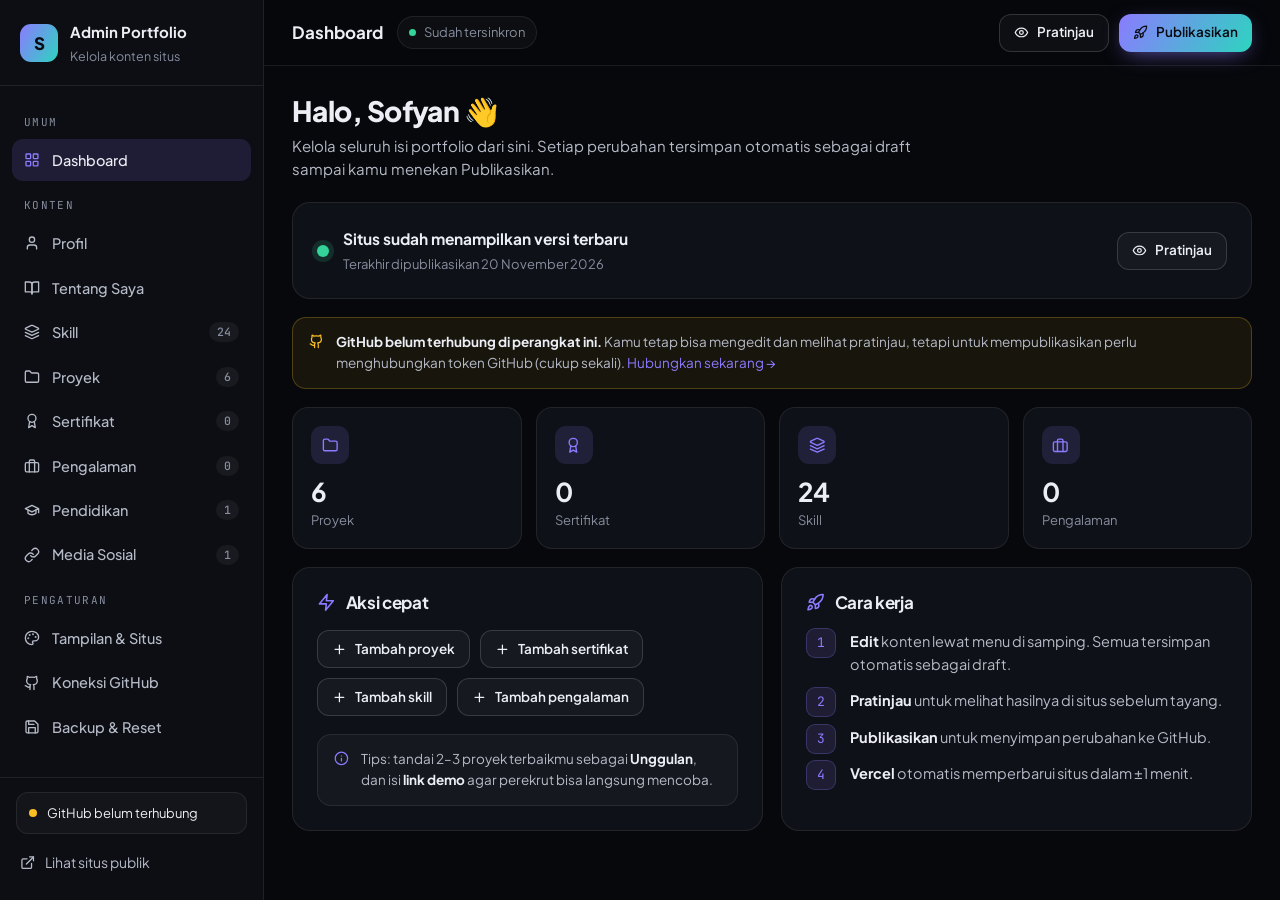
<file: admin/index.html>
<!doctype html>
<html lang="id">
<head>
  <meta charset="utf-8">
  <meta name="viewport" content="width=device-width, initial-scale=1, viewport-fit=cover">
  <meta name="robots" content="noindex, nofollow">
  <meta name="theme-color" content="#07080c">
  <meta name="color-scheme" content="dark">
  <title>Admin Portfolio</title>
  <link rel="icon" href="/favicon.svg" type="image/svg+xml">
  <link rel="preconnect" href="https://fonts.googleapis.com">
  <link rel="preconnect" href="https://fonts.gstatic.com" crossorigin>
  <link href="https://fonts.googleapis.com/css2?family=Plus+Jakarta+Sans:wght@400;500;600;700;800&family=JetBrains+Mono:wght@400;500&display=swap" rel="stylesheet">
  <link rel="stylesheet" href="/admin/admin.css">
</head>
<body>
  <div class="app">
    <aside class="sidebar" id="sidebar" aria-label="Menu admin">
      <div class="sb-brand">
        <span class="brand-mark">S</span>
        <div><strong>Admin Portfolio</strong><small>Kelola konten situs</small></div>
      </div>
      <nav class="sb-nav" id="sbNav"></nav>
      <div class="sb-foot">
        <div class="gh-pill" id="ghPill"></div>
        <a class="sb-link" href="/" target="_blank" rel="noopener">
          <svg class="ic" viewBox="0 0 24 24" fill="none" stroke="currentColor" stroke-width="2" stroke-linecap="round" stroke-linejoin="round"><path d="M15 3h6v6"/><path d="M10 14 21 3"/><path d="M18 13v6a2 2 0 0 1-2 2H5a2 2 0 0 1-2-2V8a2 2 0 0 1 2-2h6"/></svg>
          Lihat situs publik
        </a>
      </div>
    </aside>
    <div class="sb-overlay" id="sbOverlay"></div>

    <div class="main">
      <header class="topbar">
        <button class="icon-btn sb-toggle" id="sbToggle" type="button" aria-label="Buka menu">
          <svg class="ic" viewBox="0 0 24 24" fill="none" stroke="currentColor" stroke-width="2" stroke-linecap="round" stroke-linejoin="round"><line x1="4" x2="20" y1="12" y2="12"/><line x1="4" x2="20" y1="6" y2="6"/><line x1="4" x2="20" y1="18" y2="18"/></svg>
        </button>
        <div class="tb-title" id="tbTitle">Dashboard</div>
        <div class="tb-status" id="tbStatus"></div>
        <div class="tb-actions">
          <button class="btn btn-ghost btn-sm" id="btnPreview" type="button" title="Lihat draft di situs">
            <svg class="ic" viewBox="0 0 24 24" fill="none" stroke="currentColor" stroke-width="2" stroke-linecap="round" stroke-linejoin="round"><path d="M2 12s3-7 10-7 10 7 10 7-3 7-10 7-10-7-10-7Z"/><circle cx="12" cy="12" r="3"/></svg>
            <span>Pratinjau</span>
          </button>
          <button class="btn btn-primary btn-sm" id="btnPublish" type="button">
            <svg class="ic" viewBox="0 0 24 24" fill="none" stroke="currentColor" stroke-width="2" stroke-linecap="round" stroke-linejoin="round"><path d="M4.5 16.5c-1.5 1.26-2 5-2 5s3.74-.5 5-2c.71-.84.7-2.13-.09-2.91a2.18 2.18 0 0 0-2.91-.09z"/><path d="m12 15-3-3a22 22 0 0 1 2-3.95A12.88 12.88 0 0 1 22 2c0 2.72-.78 7.5-6 11a22.35 22.35 0 0 1-4 2z"/><path d="M9 12H4s.55-3.03 2-4c1.62-1.08 5 0 5 0"/><path d="M12 15v5s3.03-.55 4-2c1.08-1.62 0-5 0-5"/></svg>
            <span>Publikasikan</span>
          </button>
        </div>
      </header>
      <div class="banner" id="banner" hidden></div>
      <main class="content" id="content">
        <div class="loading"><span class="spinner"></span> Memuat data portfolio…</div>
      </main>
    </div>
  </div>

  <!-- Drawer edit item -->
  <div class="drawer" id="drawer" aria-hidden="true">
    <div class="drawer-backdrop" data-close></div>
    <aside class="drawer-panel" role="dialog" aria-modal="true" aria-labelledby="drawerTitle">
      <header class="drawer-head">
        <div><small id="drawerKicker">Edit</small><h3 id="drawerTitle">Item</h3></div>
        <button class="icon-btn" type="button" data-close aria-label="Tutup">
          <svg class="ic" viewBox="0 0 24 24" fill="none" stroke="currentColor" stroke-width="2" stroke-linecap="round" stroke-linejoin="round"><path d="M18 6 6 18"/><path d="m6 6 12 12"/></svg>
        </button>
      </header>
      <div class="drawer-body" id="drawerBody"></div>
      <footer class="drawer-foot">
        <button class="btn btn-danger-ghost btn-sm" id="drawerDelete" type="button">Hapus</button>
        <span class="drawer-hint">Perubahan tersimpan otomatis sebagai draft</span>
        <button class="btn btn-primary btn-sm" type="button" data-close>Selesai</button>
      </footer>
    </aside>
  </div>

  <!-- Dialog -->
  <div class="dialog" id="dialog" aria-hidden="true">
    <div class="dialog-backdrop"></div>
    <div class="dialog-panel" role="alertdialog" aria-modal="true" aria-labelledby="dialogTitle">
      <div class="dialog-ic" id="dialogIc"></div>
      <h3 id="dialogTitle"></h3>
      <div class="dialog-msg" id="dialogMsg"></div>
      <div class="dialog-actions" id="dialogActions"></div>
    </div>
  </div>

  <div class="toasts" id="toasts" aria-live="polite"></div>

  <script src="/assets/js/shared.js"></script>
  <script src="/admin/admin.js"></script>
</body>
</html>
</file>
<file: admin/admin.css>
/* =========================================================
   Admin Portfolio — gaya panel
   ========================================================= */
:root {
  --bg: #07080c;
  --bg-elev: #0c0e14;
  --panel: #0f1118;
  --panel-2: #141720;
  --border: rgba(255, 255, 255, 0.08);
  --border-strong: rgba(255, 255, 255, 0.15);
  --text: #eceef5;
  --text-2: #b6bbc8;
  --muted: #868d9d;
  --accent: #8b7bff;
  --accent-2: #2dd4bf;
  --success: #34d399;
  --warn: #fbbf24;
  --danger: #f87171;
  --grad: linear-gradient(120deg, var(--accent), var(--accent-2));
  --radius: 18px;
  --ease: cubic-bezier(.2, .8, .2, 1);
  --font: 'Plus Jakarta Sans', ui-sans-serif, system-ui, -apple-system, 'Segoe UI', Roboto, sans-serif;
  --mono: 'JetBrains Mono', ui-monospace, Menlo, Consolas, monospace;
  --sb-w: 264px;
}
*, *::before, *::after { box-sizing: border-box; }
[hidden] { display: none !important; }
html { -webkit-text-size-adjust: 100%; }
body { margin: 0; background: var(--bg); color: var(--text); font-family: var(--font); font-size: 15px; line-height: 1.55; -webkit-font-smoothing: antialiased; }
a { color: inherit; text-decoration: none; }
button { font: inherit; color: inherit; background: none; border: 0; padding: 0; cursor: pointer; }
input, textarea, select { font: inherit; color: inherit; }
h1, h2, h3, h4 { margin: 0; line-height: 1.2; letter-spacing: -0.02em; }
p { margin: 0; }
img { max-width: 100%; display: block; }
:focus-visible { outline: 2px solid var(--accent); outline-offset: 2px; border-radius: 8px; }
::selection { background: color-mix(in srgb, var(--accent) 45%, transparent); }
::-webkit-scrollbar { width: 10px; height: 10px; }
::-webkit-scrollbar-thumb { background: #1f222c; border-radius: 10px; border: 2px solid var(--bg); }
.ic { width: 1.1em; height: 1.1em; flex: none; }
.muted { color: var(--muted); }
.grad { background: var(--grad); -webkit-background-clip: text; background-clip: text; color: transparent; }

/* ---------- Buttons ---------- */
.btn { --h: 44px; display: inline-flex; align-items: center; justify-content: center; gap: 8px; height: var(--h); padding: 0 18px; border-radius: 12px; font-weight: 600; font-size: 14px; white-space: nowrap; transition: all .2s var(--ease); }
.btn:active { transform: scale(.97); }
.btn:disabled { opacity: .55; cursor: not-allowed; }
.btn-sm { --h: 38px; padding: 0 14px; font-size: 13.5px; }
.btn-xs { --h: 32px; padding: 0 11px; font-size: 13px; border-radius: 10px; }
.btn-primary { background: var(--grad); color: #0a0a12; box-shadow: 0 6px 22px -8px color-mix(in srgb, var(--accent) 80%, transparent); }
.btn-primary:hover:not(:disabled) { filter: brightness(1.08); transform: translateY(-1px); }
.btn-ghost { background: rgba(255,255,255,.035); border: 1px solid var(--border-strong); }
.btn-ghost:hover:not(:disabled) { background: rgba(255,255,255,.07); border-color: color-mix(in srgb, var(--accent) 50%, transparent); }
.btn-danger { background: var(--danger); color: #1a0606; }
.btn-danger-ghost { color: var(--danger); border: 1px solid color-mix(in srgb, var(--danger) 35%, transparent); background: color-mix(in srgb, var(--danger) 8%, transparent); }
.btn-danger-ghost:hover { background: color-mix(in srgb, var(--danger) 15%, transparent); }
.icon-btn { width: 38px; height: 38px; border-radius: 11px; display: inline-grid; place-items: center; color: var(--text-2); background: rgba(255,255,255,.03); border: 1px solid var(--border); transition: all .2s; flex: none; }
.icon-btn:hover:not(:disabled) { color: var(--text); border-color: var(--border-strong); background: rgba(255,255,255,.07); }
.icon-btn:disabled { opacity: .35; cursor: not-allowed; }
.icon-btn.sm { width: 32px; height: 32px; border-radius: 9px; }
.icon-btn.danger:hover { color: var(--danger); border-color: color-mix(in srgb, var(--danger) 45%, transparent); }

/* ---------- Layout ---------- */
.app { display: flex; min-height: 100vh; }
.sidebar { position: fixed; inset: 0 auto 0 0; width: var(--sb-w); background: var(--bg-elev); border-right: 1px solid var(--border); display: flex; flex-direction: column; z-index: 60; transition: transform .35s var(--ease); }
.sb-brand { display: flex; align-items: center; gap: 12px; padding: 20px 20px 18px; border-bottom: 1px solid var(--border); }
.brand-mark { width: 38px; height: 38px; border-radius: 11px; display: grid; place-items: center; background: var(--grad); color: #0a0a12; font-weight: 800; font-size: 17px; flex: none; }
.sb-brand strong { display: block; font-size: 15px; }
.sb-brand small { color: var(--muted); font-size: 12.5px; }
.sb-nav { flex: 1; overflow-y: auto; padding: 14px 12px; display: flex; flex-direction: column; gap: 2px; }
.sb-group { font-size: 11px; text-transform: uppercase; letter-spacing: .12em; color: var(--muted); font-family: var(--mono); padding: 14px 12px 6px; }
.sb-item { display: flex; align-items: center; gap: 12px; padding: 10px 12px; border-radius: 11px; color: var(--text-2); font-weight: 500; font-size: 14.5px; transition: background .2s, color .2s; width: 100%; text-align: left; }
.sb-item:hover { background: rgba(255,255,255,.04); color: var(--text); }
.sb-item.active { background: color-mix(in srgb, var(--accent) 14%, transparent); color: var(--text); }
.sb-item.active .ic { color: var(--accent); }
.sb-item .count { margin-left: auto; font-family: var(--mono); font-size: 11.5px; color: var(--muted); background: rgba(255,255,255,.05); padding: 1px 8px; border-radius: 999px; }
.sb-foot { padding: 14px 16px 18px; border-top: 1px solid var(--border); display: flex; flex-direction: column; gap: 10px; }
.sb-link { display: flex; align-items: center; gap: 10px; color: var(--text-2); font-size: 14px; padding: 8px 4px; }
.sb-link:hover { color: var(--text); }
.gh-pill { display: flex; align-items: center; gap: 10px; padding: 10px 12px; border-radius: 12px; background: rgba(255,255,255,.03); border: 1px solid var(--border); font-size: 13px; cursor: pointer; }
.gh-pill .dot { width: 8px; height: 8px; border-radius: 50%; background: var(--warn); flex: none; }
.gh-pill.ok .dot { background: var(--success); box-shadow: 0 0 0 4px color-mix(in srgb, var(--success) 18%, transparent); }
.gh-pill span { overflow: hidden; text-overflow: ellipsis; white-space: nowrap; }
.sb-overlay { display: none; }

.main { flex: 1; min-width: 0; margin-left: var(--sb-w); display: flex; flex-direction: column; }
.topbar { position: sticky; top: 0; z-index: 40; height: 66px; display: flex; align-items: center; gap: 14px; padding: 0 28px; background: rgba(7,8,12,.8); backdrop-filter: blur(14px); -webkit-backdrop-filter: blur(14px); border-bottom: 1px solid var(--border); }
.sb-toggle { display: none; }
.tb-title { font-weight: 700; font-size: 17px; }
.tb-status { display: inline-flex; align-items: center; gap: 8px; font-size: 13px; color: var(--muted); padding: 5px 11px; border-radius: 999px; background: rgba(255,255,255,.03); border: 1px solid var(--border); }
.tb-status .dot { width: 7px; height: 7px; border-radius: 50%; background: var(--success); }
.tb-status.dirty { color: #fde68a; border-color: color-mix(in srgb, var(--warn) 30%, transparent); background: color-mix(in srgb, var(--warn) 8%, transparent); }
.tb-status.dirty .dot { background: var(--warn); }
.tb-actions { margin-left: auto; display: flex; gap: 10px; }
.banner { margin: 18px 28px 0; padding: 12px 16px; border-radius: 14px; display: flex; align-items: center; gap: 12px; flex-wrap: wrap; font-size: 14px; background: color-mix(in srgb, var(--accent) 10%, transparent); border: 1px solid color-mix(in srgb, var(--accent) 30%, transparent); }
.banner .ic { color: var(--accent); }
.banner .grow { flex: 1; min-width: 200px; }
.content { padding: 28px; width: 100%; max-width: 1040px; }
.loading { display: flex; align-items: center; gap: 12px; color: var(--muted); padding: 40px 0; }
.spinner { width: 18px; height: 18px; border-radius: 50%; border: 2px solid var(--border-strong); border-top-color: var(--accent); animation: spin .8s linear infinite; display: inline-block; flex: none; }
@keyframes spin { to { transform: rotate(360deg); } }

/* ---------- Page ---------- */
.page-head { display: flex; align-items: flex-end; justify-content: space-between; gap: 16px; flex-wrap: wrap; margin-bottom: 22px; }
.page-head h1 { font-size: 26px; font-weight: 800; }
.page-head p { color: var(--text-2); margin-top: 6px; max-width: 620px; }
.panel { background: var(--panel); border: 1px solid var(--border); border-radius: var(--radius); padding: 24px; margin-bottom: 18px; }
.panel-head { display: flex; align-items: center; justify-content: space-between; gap: 12px; flex-wrap: wrap; margin-bottom: 18px; }
.panel-head h2 { font-size: 17px; display: flex; align-items: center; gap: 10px; }
.panel-head h2 .ic { color: var(--accent); }
.panel-head p { color: var(--muted); font-size: 13.5px; margin-top: 4px; }
.grid-2 { display: grid; grid-template-columns: 1fr 1fr; gap: 18px; }
.grid-4 { display: grid; grid-template-columns: repeat(4, 1fr); gap: 14px; }

/* Dashboard */
.hello h1 { font-size: 28px; font-weight: 800; }
.hello p { color: var(--text-2); margin-top: 6px; }
.stat-card { padding: 18px; border-radius: 16px; background: var(--panel); border: 1px solid var(--border); text-align: left; transition: all .2s var(--ease); width: 100%; }
.stat-card:hover { border-color: color-mix(in srgb, var(--accent) 45%, transparent); transform: translateY(-2px); }
.stat-card .ic-wrap { width: 38px; height: 38px; border-radius: 11px; display: grid; place-items: center; background: color-mix(in srgb, var(--accent) 14%, transparent); color: var(--accent); margin-bottom: 14px; }
.stat-card b { display: block; font-size: 26px; letter-spacing: -0.02em; line-height: 1.1; }
.stat-card small { color: var(--muted); font-size: 13px; }
.quick { display: flex; flex-wrap: wrap; gap: 10px; }
.steps { counter-reset: step; display: grid; gap: 14px; }
.steps li { list-style: none; position: relative; padding-left: 44px; color: var(--text-2); font-size: 14.5px; }
.steps li::before { counter-increment: step; content: counter(step); position: absolute; left: 0; top: -2px; width: 30px; height: 30px; border-radius: 9px; display: grid; place-items: center; font-family: var(--mono); font-size: 13px; color: var(--accent); background: color-mix(in srgb, var(--accent) 12%, transparent); border: 1px solid color-mix(in srgb, var(--accent) 25%, transparent); }
.steps li b { color: var(--text); }
.steps { padding: 0; margin: 0; }
.status-row { display: flex; align-items: center; gap: 14px; flex-wrap: wrap; }
.status-row .big-dot { width: 12px; height: 12px; border-radius: 50%; background: var(--success); box-shadow: 0 0 0 5px color-mix(in srgb, var(--success) 15%, transparent); flex: none; }
.status-row.dirty .big-dot { background: var(--warn); box-shadow: 0 0 0 5px color-mix(in srgb, var(--warn) 15%, transparent); }
.status-row .grow { flex: 1; min-width: 200px; }
.status-row strong { display: block; font-size: 15.5px; }
.status-row small { color: var(--muted); font-size: 13px; }

/* ---------- Forms ---------- */
.form { display: grid; grid-template-columns: 1fr 1fr; gap: 16px 18px; }
.f-group { grid-column: 1 / -1; font-size: 12px; text-transform: uppercase; letter-spacing: .12em; color: var(--muted); font-family: var(--mono); padding-top: 10px; border-top: 1px solid var(--border); margin-top: 6px; }
.f-group:first-child { border-top: 0; padding-top: 0; margin-top: 0; }
.f { display: flex; flex-direction: column; gap: 7px; grid-column: 1 / -1; min-width: 0; }
.f.half { grid-column: span 1; }
.f > label, .f .f-label { font-size: 13.5px; font-weight: 600; color: var(--text); display: flex; align-items: center; gap: 6px; }
.f .req { color: var(--danger); }
.f .help { font-size: 12.5px; color: var(--muted); line-height: 1.5; }
.f .help a { color: var(--accent); }
.inp, .f input[type="text"], .f input[type="email"], .f input[type="url"], .f input[type="month"], .f input[type="number"], .f input[type="password"], .f textarea, .f select {
  width: 100%; min-height: 44px; padding: 10px 14px; border-radius: 12px; background: var(--bg); border: 1px solid var(--border-strong); outline: 0; font-size: 14.5px; transition: border-color .2s, box-shadow .2s;
}
.f textarea { resize: vertical; line-height: 1.6; min-height: 90px; }
.f select { appearance: none; -webkit-appearance: none; background-image: url("data:image/svg+xml,%3Csvg xmlns='http://www.w3.org/2000/svg' width='16' height='16' viewBox='0 0 24 24' fill='none' stroke='%23868d9d' stroke-width='2'%3E%3Cpath d='m6 9 6 6 6-6'/%3E%3C/svg%3E"); background-repeat: no-repeat; background-position: right 12px center; padding-right: 38px; }
.f select option { background: var(--panel); }
.inp:focus, .f input:focus, .f textarea:focus, .f select:focus { border-color: var(--accent); box-shadow: 0 0 0 4px color-mix(in srgb, var(--accent) 16%, transparent); }
.f input[type="month"]::-webkit-calendar-picker-indicator { filter: invert(1); opacity: .6; cursor: pointer; }
.f.invalid input, .f.invalid textarea { border-color: var(--danger); }
.input-wrap { position: relative; display: flex; align-items: center; }
.input-wrap input { padding-right: 46px !important; }
.input-wrap .icon-btn { position: absolute; right: 4px; width: 36px; height: 36px; border: 0; background: transparent; }

/* Toggle */
.toggle { display: flex; align-items: center; gap: 12px; cursor: pointer; user-select: none; min-height: 44px; }
.toggle input { position: absolute; opacity: 0; pointer-events: none; }
.toggle .track { width: 44px; height: 26px; border-radius: 999px; background: rgba(255,255,255,.1); border: 1px solid var(--border-strong); position: relative; transition: background .2s; flex: none; }
.toggle .track::after { content: ''; position: absolute; top: 3px; left: 3px; width: 18px; height: 18px; border-radius: 50%; background: #fff; transition: transform .25s var(--ease); }
.toggle input:checked + .track { background: var(--accent); border-color: var(--accent); }
.toggle input:checked + .track::after { transform: translateX(18px); }
.toggle input:focus-visible + .track { outline: 2px solid var(--accent); outline-offset: 2px; }
.toggle span.t-text { font-size: 14px; color: var(--text-2); }

/* Range */
.range-row { display: flex; align-items: center; gap: 14px; }
.range-row input[type="range"] { flex: 1; accent-color: var(--accent); height: 30px; }
.range-row output { font-family: var(--mono); font-size: 13px; min-width: 110px; text-align: right; color: var(--text-2); }

/* Tags */
.tags-input { display: flex; flex-wrap: wrap; gap: 6px; padding: 7px; border-radius: 12px; background: var(--bg); border: 1px solid var(--border-strong); min-height: 44px; cursor: text; transition: border-color .2s, box-shadow .2s; }
.tags-input:focus-within { border-color: var(--accent); box-shadow: 0 0 0 4px color-mix(in srgb, var(--accent) 16%, transparent); }
.tags-input .tg { display: inline-flex; align-items: center; gap: 4px; padding: 4px 6px 4px 10px; border-radius: 8px; background: color-mix(in srgb, var(--accent) 15%, transparent); border: 1px solid color-mix(in srgb, var(--accent) 30%, transparent); font-size: 13px; }
.tags-input .tg button { width: 18px; height: 18px; border-radius: 5px; display: grid; place-items: center; color: var(--text-2); }
.tags-input .tg button:hover { background: rgba(255,255,255,.12); color: #fff; }
.tags-input .tg button .ic { width: 12px; height: 12px; }
.tags-input input { flex: 1; min-width: 120px; border: 0 !important; background: none !important; outline: 0; padding: 4px 6px !important; min-height: 0 !important; box-shadow: none !important; font-size: 14px; }

/* Media upload */
.media { display: flex; gap: 14px; align-items: flex-start; }
.media-prev { width: 132px; aspect-ratio: 4/3; border-radius: 12px; overflow: hidden; background: var(--bg); border: 1px dashed var(--border-strong); display: grid; place-items: center; color: var(--muted); flex: none; position: relative; }
.media-prev img { width: 100%; height: 100%; object-fit: cover; }
.media-prev.square { aspect-ratio: 1; width: 110px; }
.media-prev .file-badge { display: flex; flex-direction: column; align-items: center; gap: 6px; font-size: 12px; font-family: var(--mono); }
.media-prev .file-badge .ic { width: 26px; height: 26px; color: var(--accent); }
.media-prev .pending { position: absolute; left: 6px; top: 6px; font-size: 10.5px; padding: 2px 7px; border-radius: 6px; background: var(--warn); color: #1a1405; font-weight: 700; }
.media-side { flex: 1; min-width: 0; display: flex; flex-direction: column; gap: 8px; }
.media-actions { display: flex; flex-wrap: wrap; gap: 8px; }
.media-side input[type="text"] { font-size: 13px !important; font-family: var(--mono); }
.dropzone.drag .media-prev { border-color: var(--accent); background: color-mix(in srgb, var(--accent) 10%, transparent); }
.gallery { display: grid; grid-template-columns: repeat(auto-fill, minmax(110px, 1fr)); gap: 10px; }
.gallery .g-item { position: relative; aspect-ratio: 4/3; border-radius: 10px; overflow: hidden; border: 1px solid var(--border); }
.gallery .g-item img { width: 100%; height: 100%; object-fit: cover; }
.gallery .g-item button { position: absolute; top: 5px; right: 5px; width: 26px; height: 26px; border-radius: 8px; display: grid; place-items: center; background: rgba(7,8,12,.8); color: #fff; }
.gallery .g-item button:hover { background: var(--danger); }
.gallery .g-add { aspect-ratio: 4/3; border-radius: 10px; border: 1px dashed var(--border-strong); display: grid; place-items: center; color: var(--muted); font-size: 13px; gap: 4px; align-content: center; }
.gallery .g-add:hover { border-color: var(--accent); color: var(--accent); }

.icon-prev { width: 44px; height: 44px; border-radius: 12px; display: grid; place-items: center; background: var(--bg); border: 1px solid var(--border-strong); flex: none; }
.icon-prev .ti { width: 26px; height: 26px; }
.row { display: flex; gap: 10px; align-items: center; }
.row > .grow { flex: 1; min-width: 0; }
.swatches { display: flex; flex-wrap: wrap; gap: 10px; }
.swatch { display: inline-flex; align-items: center; gap: 10px; padding: 8px 12px 8px 8px; border-radius: 12px; background: rgba(255,255,255,.03); border: 1px solid var(--border); font-size: 13px; color: var(--text-2); transition: all .2s; }
.swatch:hover, .swatch.active { border-color: var(--border-strong); color: var(--text); }
.swatch.active { box-shadow: 0 0 0 2px var(--accent); }
.swatch i { width: 28px; height: 28px; border-radius: 8px; display: block; }
.color-row { display: flex; gap: 10px; align-items: center; }
.color-row input[type="color"] { width: 48px; height: 44px; padding: 4px; border-radius: 12px; border: 1px solid var(--border-strong); background: var(--bg); cursor: pointer; flex: none; }
.color-row input[type="text"] { font-family: var(--mono); }
.icon-grid { display: grid; grid-template-columns: repeat(auto-fill, minmax(44px, 1fr)); gap: 6px; }
.icon-grid button { aspect-ratio: 1; border-radius: 10px; display: grid; place-items: center; background: var(--bg); border: 1px solid var(--border); color: var(--text-2); }
.icon-grid button:hover { color: var(--text); border-color: var(--border-strong); }
.icon-grid button.active { border-color: var(--accent); color: var(--accent); background: color-mix(in srgb, var(--accent) 12%, transparent); }

/* ---------- List editor ---------- */
.list-tools { display: flex; gap: 10px; align-items: center; flex-wrap: wrap; }
.list-search { display: flex; align-items: center; gap: 8px; height: 38px; padding: 0 12px; border-radius: 11px; background: var(--bg); border: 1px solid var(--border-strong); color: var(--muted); }
.list-search input { background: none; border: 0; outline: 0; font-size: 14px; width: 180px; color: var(--text); }
.list { display: flex; flex-direction: column; gap: 8px; }
.li { display: flex; align-items: center; gap: 14px; padding: 10px 10px 10px 12px; border-radius: 14px; background: rgba(255,255,255,.02); border: 1px solid var(--border); transition: border-color .2s, background .2s; cursor: pointer; }
.li:hover { border-color: var(--border-strong); background: rgba(255,255,255,.04); }
.li.is-hidden { opacity: .55; }
.li-thumb { width: 52px; height: 40px; border-radius: 10px; overflow: hidden; display: grid; place-items: center; background: var(--bg); border: 1px solid var(--border); flex: none; color: var(--accent); }
.li-thumb img { width: 100%; height: 100%; object-fit: cover; }
.li-thumb .ti { width: 24px; height: 24px; }
.li-thumb.gen { background: radial-gradient(circle at 0 0, hsl(var(--h, 260) 80% 60% / .6), transparent 70%), #0d0f16; color: #fff; }
.li-main { flex: 1; min-width: 0; }
.li-title { font-weight: 600; font-size: 14.5px; overflow: hidden; text-overflow: ellipsis; white-space: nowrap; display: flex; align-items: center; gap: 8px; }
.li-sub { color: var(--muted); font-size: 12.5px; overflow: hidden; text-overflow: ellipsis; white-space: nowrap; }
.li-badge { font-size: 10.5px; font-weight: 700; padding: 2px 7px; border-radius: 6px; background: color-mix(in srgb, var(--warn) 18%, transparent); color: #fde68a; flex: none; }
.li-badge.muted { background: rgba(255,255,255,.07); color: var(--muted); }
.li-actions { display: flex; gap: 4px; flex: none; }
.list-empty { text-align: center; padding: 36px 20px; border: 1px dashed var(--border-strong); border-radius: 14px; color: var(--muted); }
.list-empty .ic { width: 28px; height: 28px; color: var(--accent); margin: 0 auto 10px; display: block; }
.list-empty strong { display: block; color: var(--text); margin-bottom: 4px; }
.list-empty .btn { margin-top: 14px; }

/* ---------- Drawer ---------- */
.drawer { position: fixed; inset: 0; z-index: 100; visibility: hidden; }
.drawer.open { visibility: visible; }
.drawer-backdrop { position: absolute; inset: 0; background: rgba(3,4,8,.6); backdrop-filter: blur(4px); opacity: 0; transition: opacity .3s; }
.drawer.open .drawer-backdrop { opacity: 1; }
.drawer-panel { position: absolute; top: 0; right: 0; bottom: 0; width: min(580px, 100%); background: var(--bg-elev); border-left: 1px solid var(--border-strong); display: flex; flex-direction: column; transform: translateX(100%); transition: transform .4s var(--ease); box-shadow: -30px 0 80px rgba(0,0,0,.5); }
.drawer.open .drawer-panel { transform: none; }
.drawer-head { display: flex; align-items: center; justify-content: space-between; gap: 12px; padding: 18px 22px; border-bottom: 1px solid var(--border); }
.drawer-head small { color: var(--accent); font-family: var(--mono); font-size: 11.5px; text-transform: uppercase; letter-spacing: .1em; }
.drawer-head h3 { font-size: 18px; margin-top: 2px; overflow: hidden; text-overflow: ellipsis; white-space: nowrap; max-width: 420px; }
.drawer-body { flex: 1; overflow-y: auto; padding: 22px; }
.drawer-foot { display: flex; align-items: center; gap: 12px; padding: 14px 22px; border-top: 1px solid var(--border); }
.drawer-hint { flex: 1; text-align: center; font-size: 12px; color: var(--muted); }

/* ---------- Dialog ---------- */
.dialog { position: fixed; inset: 0; z-index: 120; display: grid; place-items: center; padding: 20px; visibility: hidden; }
.dialog.open { visibility: visible; }
.dialog-backdrop { position: absolute; inset: 0; background: rgba(3,4,8,.7); backdrop-filter: blur(6px); opacity: 0; transition: opacity .25s; }
.dialog.open .dialog-backdrop { opacity: 1; }
.dialog-panel { position: relative; width: min(460px, 100%); background: var(--bg-elev); border: 1px solid var(--border-strong); border-radius: 22px; padding: 28px; box-shadow: 0 40px 100px rgba(0,0,0,.7); opacity: 0; transform: scale(.96) translateY(10px); transition: all .25s var(--ease); }
.dialog.open .dialog-panel { opacity: 1; transform: none; }
.dialog-ic { width: 48px; height: 48px; border-radius: 14px; display: grid; place-items: center; background: color-mix(in srgb, var(--accent) 14%, transparent); color: var(--accent); margin-bottom: 16px; }
.dialog-ic.danger { background: color-mix(in srgb, var(--danger) 14%, transparent); color: var(--danger); }
.dialog-ic.success { background: color-mix(in srgb, var(--success) 14%, transparent); color: var(--success); }
.dialog-ic .ic { width: 24px; height: 24px; }
.dialog-panel h3 { font-size: 19px; }
.dialog-msg { color: var(--text-2); font-size: 14.5px; margin-top: 8px; }
.dialog-msg p + p { margin-top: 8px; }
.dialog-msg a { color: var(--accent); }
.dialog-actions { display: flex; gap: 10px; justify-content: flex-end; margin-top: 24px; flex-wrap: wrap; }
.progress { margin-top: 16px; display: flex; flex-direction: column; gap: 8px; font-size: 13.5px; }
.progress div { display: flex; align-items: center; gap: 10px; color: var(--muted); }
.progress div.done { color: var(--text-2); }
.progress div.done .ic { color: var(--success); }

/* ---------- Toasts ---------- */
.toasts { position: fixed; right: 20px; bottom: 20px; z-index: 200; display: flex; flex-direction: column; gap: 10px; align-items: flex-end; pointer-events: none; max-width: calc(100% - 40px); }
.toast { pointer-events: auto; display: flex; align-items: center; gap: 10px; padding: 12px 16px; border-radius: 14px; background: #161922; border: 1px solid var(--border-strong); box-shadow: 0 20px 50px rgba(0,0,0,.5); font-size: 14px; animation: toastIn .35s var(--ease); }
.toast.out { animation: toastOut .3s var(--ease) forwards; }
.toast .ic { color: var(--success); }
.toast.warn .ic { color: var(--warn); }
.toast.err .ic { color: var(--danger); }
@keyframes toastIn { from { opacity: 0; transform: translateY(12px); } }
@keyframes toastOut { to { opacity: 0; transform: translateY(12px); } }

.callout { display: flex; gap: 12px; padding: 14px 16px; border-radius: 14px; background: rgba(255,255,255,.03); border: 1px solid var(--border); font-size: 13.5px; color: var(--text-2); }
.callout .ic { color: var(--accent); margin-top: 2px; }
.callout.warn { background: color-mix(in srgb, var(--warn) 7%, transparent); border-color: color-mix(in srgb, var(--warn) 25%, transparent); }
.callout.warn .ic { color: var(--warn); }
.callout b { color: var(--text); }
.callout a { color: var(--accent); }
code { font-family: var(--mono); font-size: .9em; background: rgba(255,255,255,.06); padding: 1px 6px; border-radius: 6px; }

.ti { width: 26px; height: 26px; object-fit: contain; }
.ti-invert { filter: invert(1); }
.ti-mono { display: inline-grid; place-items: center; border-radius: 7px; background: var(--grad); color: #0a0a12; font-weight: 800; font-size: 12px; }

/* ---------- Responsive ---------- */
@media (max-width: 900px) {
  .sidebar { transform: translateX(-100%); }
  .sidebar.open { transform: none; box-shadow: 30px 0 80px rgba(0,0,0,.6); }
  .sb-overlay { display: block; position: fixed; inset: 0; z-index: 55; background: rgba(3,4,8,.6); opacity: 0; visibility: hidden; transition: opacity .3s; }
  .sb-overlay.open { opacity: 1; visibility: visible; }
  .main { margin-left: 0; }
  .sb-toggle { display: inline-grid; }
  .topbar { padding: 0 16px; gap: 10px; }
  .tb-status { display: none; }
  .content { padding: 20px 16px; }
  .banner { margin: 14px 16px 0; }
  .grid-4 { grid-template-columns: repeat(2, 1fr); }
  .grid-2 { grid-template-columns: 1fr; }
}
@media (max-width: 600px) {
  .tb-actions .btn span { display: none; }
  .tb-actions .btn { padding: 0 12px; }
  .tb-title { font-size: 15.5px; overflow: hidden; text-overflow: ellipsis; white-space: nowrap; }
  .form { grid-template-columns: 1fr; }
  .f.half { grid-column: 1 / -1; }
  .panel { padding: 18px; }
  .li-actions .hide-sm { display: none; }
  .media { flex-direction: column; }
  .media-prev { width: 100%; max-width: 220px; }
  .list-search input { width: 120px; }
  .drawer-hint { display: none; }
  .drawer-foot { justify-content: space-between; }
  .page-head h1 { font-size: 22px; }
}
</file>
